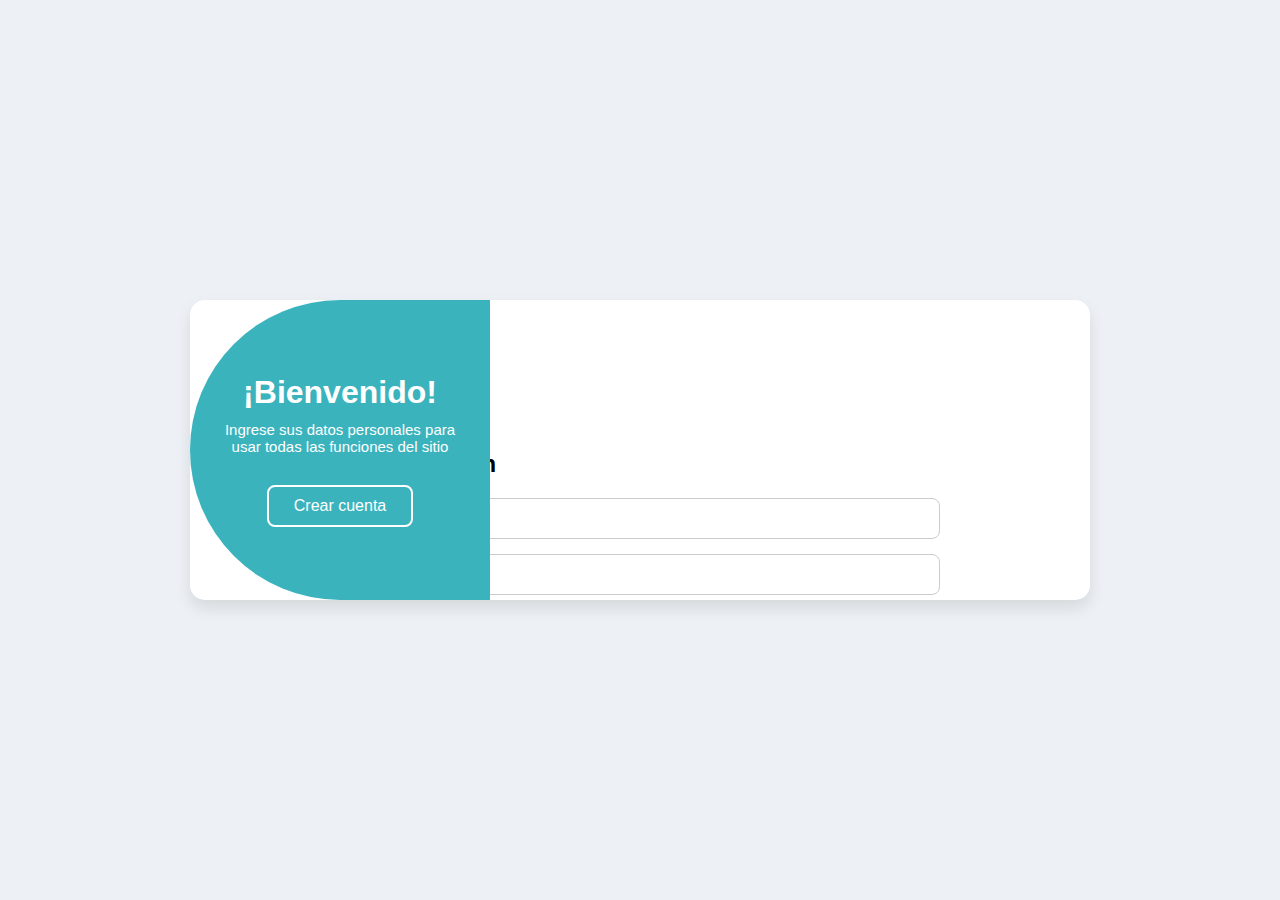
<file: LoginWupy/index.html>
<!DOCTYPE html>
<html lang="es">
<head>
  <meta charset="UTF-8" />
  <meta name="viewport" content="width=device-width, initial-scale=1.0"/>
  <title>Login & Registro</title>
  <link rel="stylesheet" href="style.css" />
</head>
<body>
  <div class="container">
    <!-- SEMICÍRCULO con texto -->
    <div class="form-toggle" id="togglePanel">
      <h1 id="titleText">¡Bienvenido!</h1>
      <p id="descText">Ingrese sus datos personales para usar todas las funciones del sitio</p>
      <button id="toggleBtn">Crear cuenta</button>
    </div>

    <!-- FORMULARIOS -->
    <div class="form-content">
      <div class="form-wrapper">
        <!-- LOGIN -->
        <form id="loginForm" class="form active">
          <h2>Iniciar Sesión</h2>
          <input type="email" placeholder="Correo electrónico" required />
          <input type="password" placeholder="Contraseña" required />
          <a href="#">¿Olvidaste tu contraseña?</a>
          <button type="submit">INICIAR SESIÓN</button>
        </form>

        <!-- REGISTRO -->
        <form id="registerForm" class="form">
          <h2>Registrarse</h2>
          <input type="text" placeholder="Nombre de usuario" required />
          <input type="email" placeholder="Email" required />
          <input type="password" placeholder="Contraseña" required />
          <button type="submit">REGISTRARSE</button>
        </form>
      </div>
    </div>
  </div>

  <script src="script.js"></script>
</body>
</html>
</file>
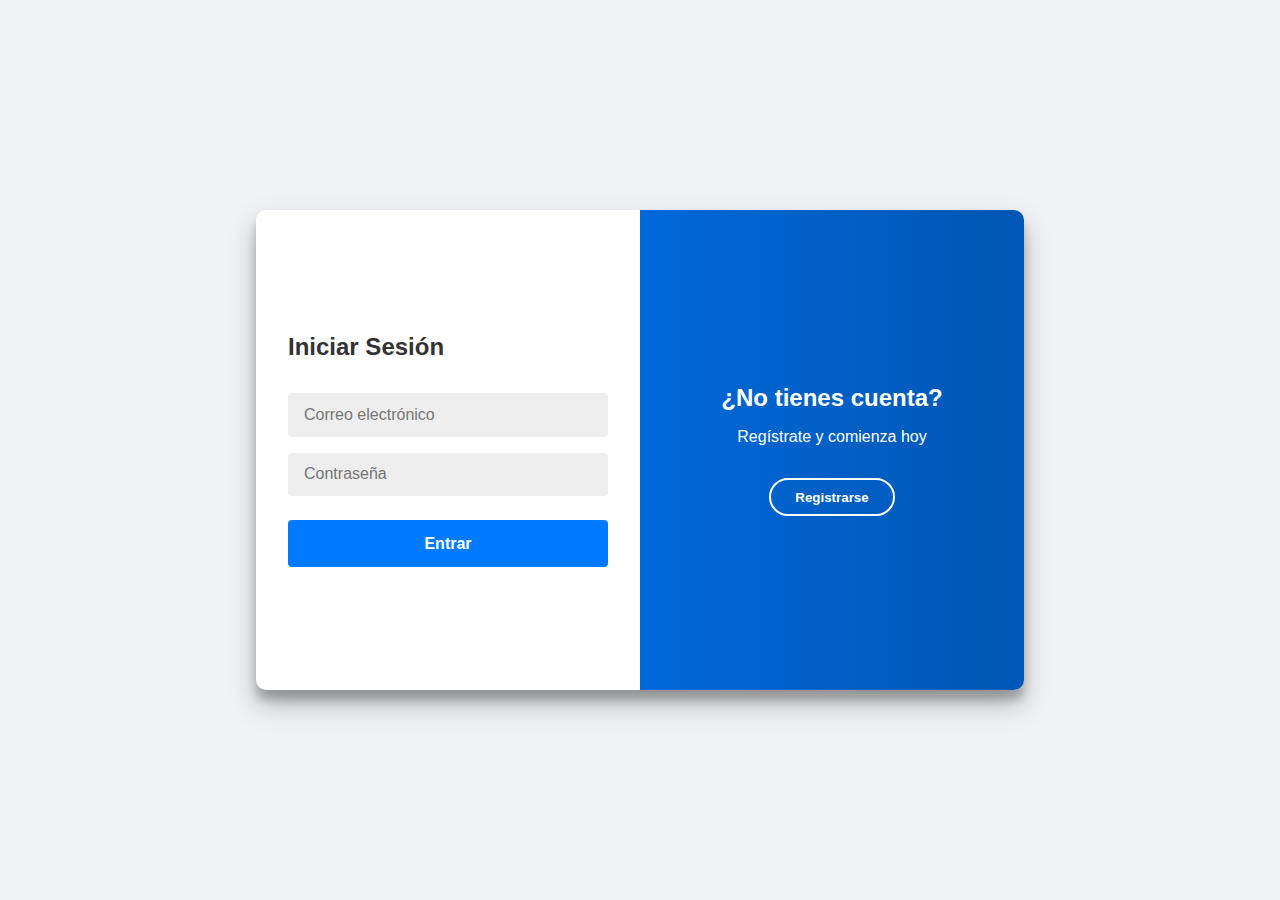
<file: inicio_sesion.html>
<!DOCTYPE html>
<html lang="es">
<head>
  <meta charset="UTF-8" />
  <meta name="viewport" content="width=device-width, initial-scale=1" />
  <title>Login / Registro Deslizante</title>
  <link rel="stylesheet" href="styles/inicio_sesion.css" />
</head>
<body>
  <div class="container" id="container">
    <!-- Formulario de Registro -->
    <div class="form-container register-container">
      <form id="registerForm">
        <h2>Crear Cuenta</h2>
        <input type="text" placeholder="Nombre de usuario" required />
        <input type="email" placeholder="Correo electrónico" required />
        <input type="password" placeholder="Contraseña" required />
        <input type="password" placeholder="Confirmar contraseña" required />
        <button>Registrarse</button>
      </form>
    </div>

    <!-- Formulario de Inicio de Sesión -->
    <div class="form-container login-container">
      <form id="loginForm">
        <h2>Iniciar Sesión</h2>
        <input type="email" placeholder="Correo electrónico" required />
        <input type="password" placeholder="Contraseña" required />
        <button>Entrar</button>
      </form>
    </div>

    <!-- Paneles de información para cambiar entre formularios -->
    <div class="overlay-container">
      <div class="overlay">
        <div class="overlay-panel overlay-left">
          <h2>¿Ya tienes cuenta?</h2>
          <p>Inicia sesión para continuar</p>
          <button class="ghost" id="loginBtn">Iniciar Sesión</button>
        </div>
        <div class="overlay-panel overlay-right">
          <h2>¿No tienes cuenta?</h2>
          <p>Regístrate y comienza hoy</p>
          <button class="ghost" id="registerBtn">Registrarse</button>
        </div>
      </div>
    </div>
  </div>

  <script src="js/inicio_sesion.js"></script>
</body>
</html>
</file>
<file: LoginWupy/style.css>
* {
  box-sizing: border-box;
  margin: 0;
  padding: 1;
  font-family: 'Arial', sans-serif;
}

body {
  background: #edf1f5;
  display: flex;
  justify-content: center;
  align-items: center;
  height: 100vh;
}

.container {
  background: #fff;
  border-radius: 15px;
  box-shadow: 0 8px 16px rgba(0, 0, 0, 0.1);
  display: flex;
  width: 900px;
  max-width: 100%;
  overflow: hidden;
  position: relative;
}

/* SEMICÍRCULO */
.form-toggle {
  width: 300px;
  background-color: #3bb3bd;
  color: white;
  padding: 50px 30px;
  border-top-left-radius: 999px;
  border-bottom-left-radius: 999px;
  display: flex;
  flex-direction: column;
  justify-content: center;
  align-items: center;

  position: absolute;
  height: 100%;
  left: 0;
  top: 0;
  transition: transform 0.5s ease, border-radius 0.5s ease;
  z-index: 2;
}

.form-toggle h1 {
  margin-bottom: 10px;
  font-size: 32px;
  text-align: center;
}

.form-toggle p {
  text-align: center;
  margin-bottom: 30px;
  font-size: 15px;
}

.form-toggle button {
  padding: 10px 25px;
  border: 2px solid white;
  background: transparent;
  color: white;
  border-radius: 8px;
  font-size: 16px;
  cursor: pointer;
  transition: 0.3s;
}

.form-toggle button:hover {
  background: white;
  color: #3bb3bd;
}

/* MOVER SEMICÍRCULO A LA DERECHA */
.move-right {
  transform: translateX(600px);
  border-top-left-radius: 0;
  border-bottom-left-radius: 0;
  border-top-right-radius: 999px;
  border-bottom-right-radius: 999px;
}

/* CONTENEDOR DE FORMULARIOS */
.form-content {
  flex: 1;
  padding: 150px;
  position: relative;
  overflow: hidden;
}

/* ENVOLTORIO PARA TRANSICIONES */
.form-wrapper {
  position: relative;
  width: 100%;
  height: 100%;
}

.form {
  position: absolute;
  top: 0;
  left: 0;
  width: 100%;
  opacity: 0;
  transform: translateX(50px);
  transition: opacity 0.5s ease, transform 0.5s ease;
  pointer-events: none;
  display: flex;
  flex-direction: column;
}

.form.active {
  opacity: 1;
  transform: translateX(0);
  pointer-events: auto;
}

.form h2 {
  margin-bottom: 20px;
}

.form input {
  margin-bottom: 15px;
  padding: 12px;
  border: 1px solid #ccc;
  border-radius: 8px;
}

.form a {
  font-size: 14px;
  margin-bottom: 15px;
  text-align: right;
  color: #3bb3bd;
  text-decoration: none;
}

.form button {
  padding: 12px;
  background-color: #3bb3bd;
  color: white;
  border: none;
  border-radius: 8px;
  font-size: 16px;
  cursor: pointer;
  transition: 0.3s;
}

.form button:hover {
  background-color: #2e969e;
}
</file>
<file: styles/inicio_sesion.css>
/* Reset y fuentes */
* {
  box-sizing: border-box;
  margin: 0;
  padding: 0;
  font-family: 'Segoe UI', Tahoma, Geneva, Verdana, sans-serif;
}

body, html {
  height: 100%;
  background: #f0f2f5;
  display: flex;
  justify-content: center;
  align-items: center;
}

/* Contenedor principal */
.container {
  background: white;
  width: 768px;
  max-width: 100%;
  min-height: 480px;
  border-radius: 10px;
  box-shadow: 0 14px 28px rgba(0,0,0,0.25), 
              0 10px 10px rgba(0,0,0,0.22);
  position: relative;
  overflow: hidden;
  display: flex;
}

/* Formularios */
.form-container {
  position: absolute;
  top: 0;
  height: 100%;
  width: 50%;
  padding: 3rem 2rem;
  transition: all 0.6s ease-in-out;
  display: flex;
  flex-direction: column;
  justify-content: center;
  align-items: center;
}

form {
  width: 100%;
  display: flex;
  flex-direction: column;
}

form h2 {
  margin-bottom: 1.5rem;
  color: #333;
}

form input {
  background: #eee;
  border: none;
  padding: 0.8rem 1rem;
  margin: 0.5rem 0;
  border-radius: 4px;
  font-size: 1rem;
}

form button {
  margin-top: 1rem;
  padding: 0.9rem;
  border: none;
  border-radius: 4px;
  background: #007bff;
  color: white;
  font-weight: 700;
  cursor: pointer;
  font-size: 1rem;
  transition: background 0.3s;
}

form button:hover {
  background: #0056b3;
}

/* Posición inicial login */
.login-container {
  left: 0;
  z-index: 2;
}

/* Posición inicial registro fuera de pantalla a la derecha */
.register-container {
  left: 50%;
  opacity: 0;
  z-index: 1;
}

/* Overlay Container */
.overlay-container {
  position: absolute;
  top: 0;
  left: 50%;
  width: 50%;
  height: 100%;
  overflow: hidden;
  transition: transform 0.6s ease-in-out;
  z-index: 100;
}

.overlay {
  background: linear-gradient(to right, #007bff, #0056b3);
  color: white;
  position: relative;
  left: -100%;
  height: 100%;
  width: 200%;
  display: flex;
  align-items: center;
  justify-content: space-around;
  transition: transform 0.6s ease-in-out;
}

.overlay-panel {
  flex: 1;
  text-align: center;
  padding: 0 2rem;
}

.overlay-panel h2 {
  font-weight: 700;
  font-size: 1.5rem;
  margin-bottom: 1rem;
}

.overlay-panel p {
  font-size: 1rem;
  margin-bottom: 2rem;
}

button.ghost {
  background: transparent;
  border: 2px solid white;
  color: white;
  padding: 0.6rem 1.5rem;
  border-radius: 20px;
  font-weight: 700;
  cursor: pointer;
  transition: background 0.3s, color 0.3s;
}

button.ghost:hover {
  background: white;
  color: #007bff;
}

/* Estado activo - muestra formulario de registro */
.container.right-panel-active .register-container {
  transform: translateX(-100%);
  opacity: 1;
  z-index: 5;
}

.container.right-panel-active .login-container {
  transform: translateX(-100%);
  opacity: 0;
  z-index: 1;
}

.container.right-panel-active .overlay-container {
  transform: translateX(-100%);
}

.container.right-panel-active .overlay {
  transform: translateX(50%);
}

/* Estilos para mensajes de error */
.error-message {
  color: red;
  font-size: 0.85rem;
  margin-top: -0.6rem;
  margin-bottom: 0.8rem;
}
</file>
